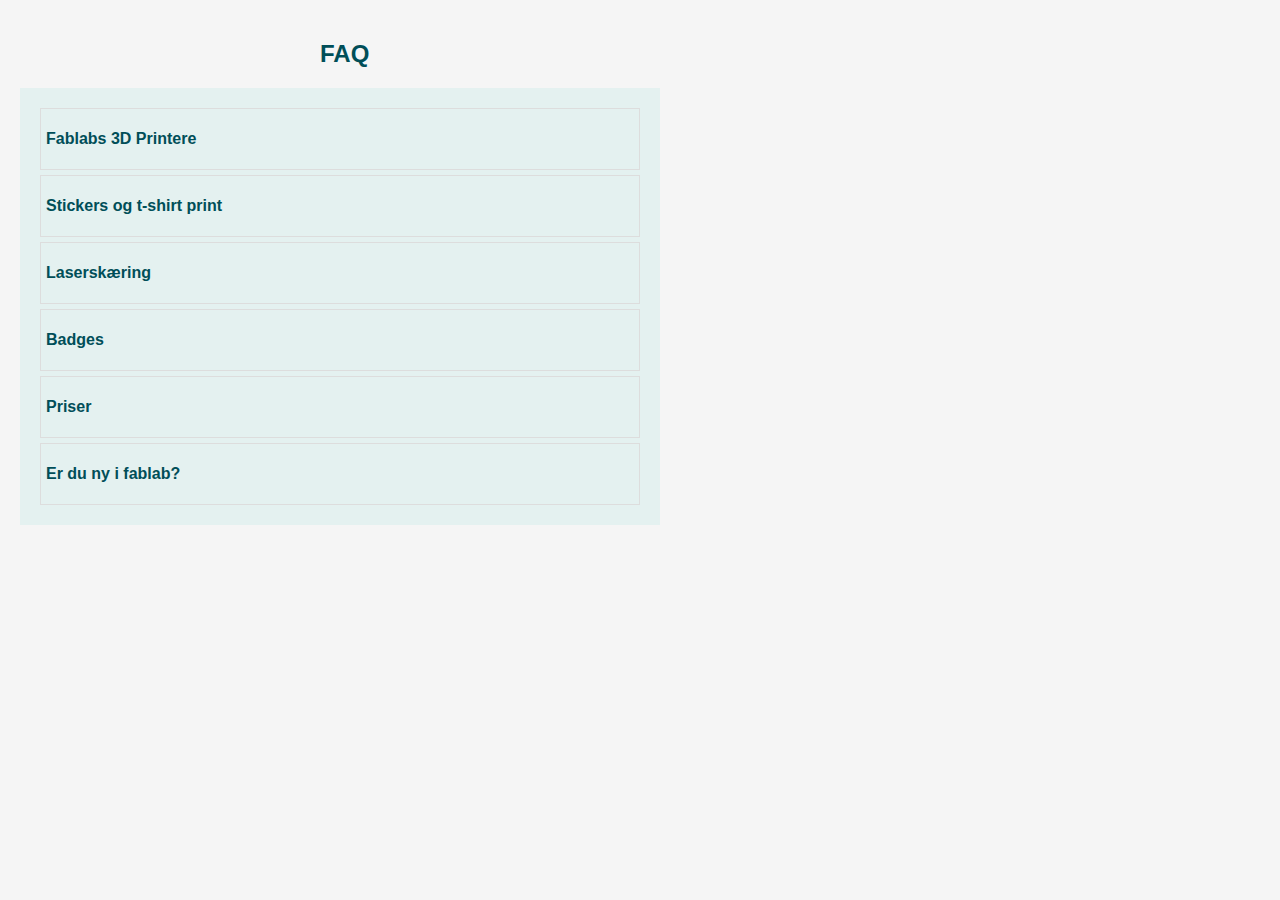
<file: faq (Nikoline)/index.html>
<!DOCTYPE html>
<html lang="da">
<head>
    <meta charset="UTF-8">
    <meta name="viewport" content="width=device-width, initial-scale=1.0">
    <link rel="stylesheet" href="style.css">
    <script src="faq.js" defer></script>
    <title>FAQ</title>
</head>
<body>
<div class="faq-overskrift">
    <h2>FAQ</h2>
</div>

    <div class="faq-container">
        <div id="faq-liste" class="faq-liste">
     
</body>
</html>
</file>
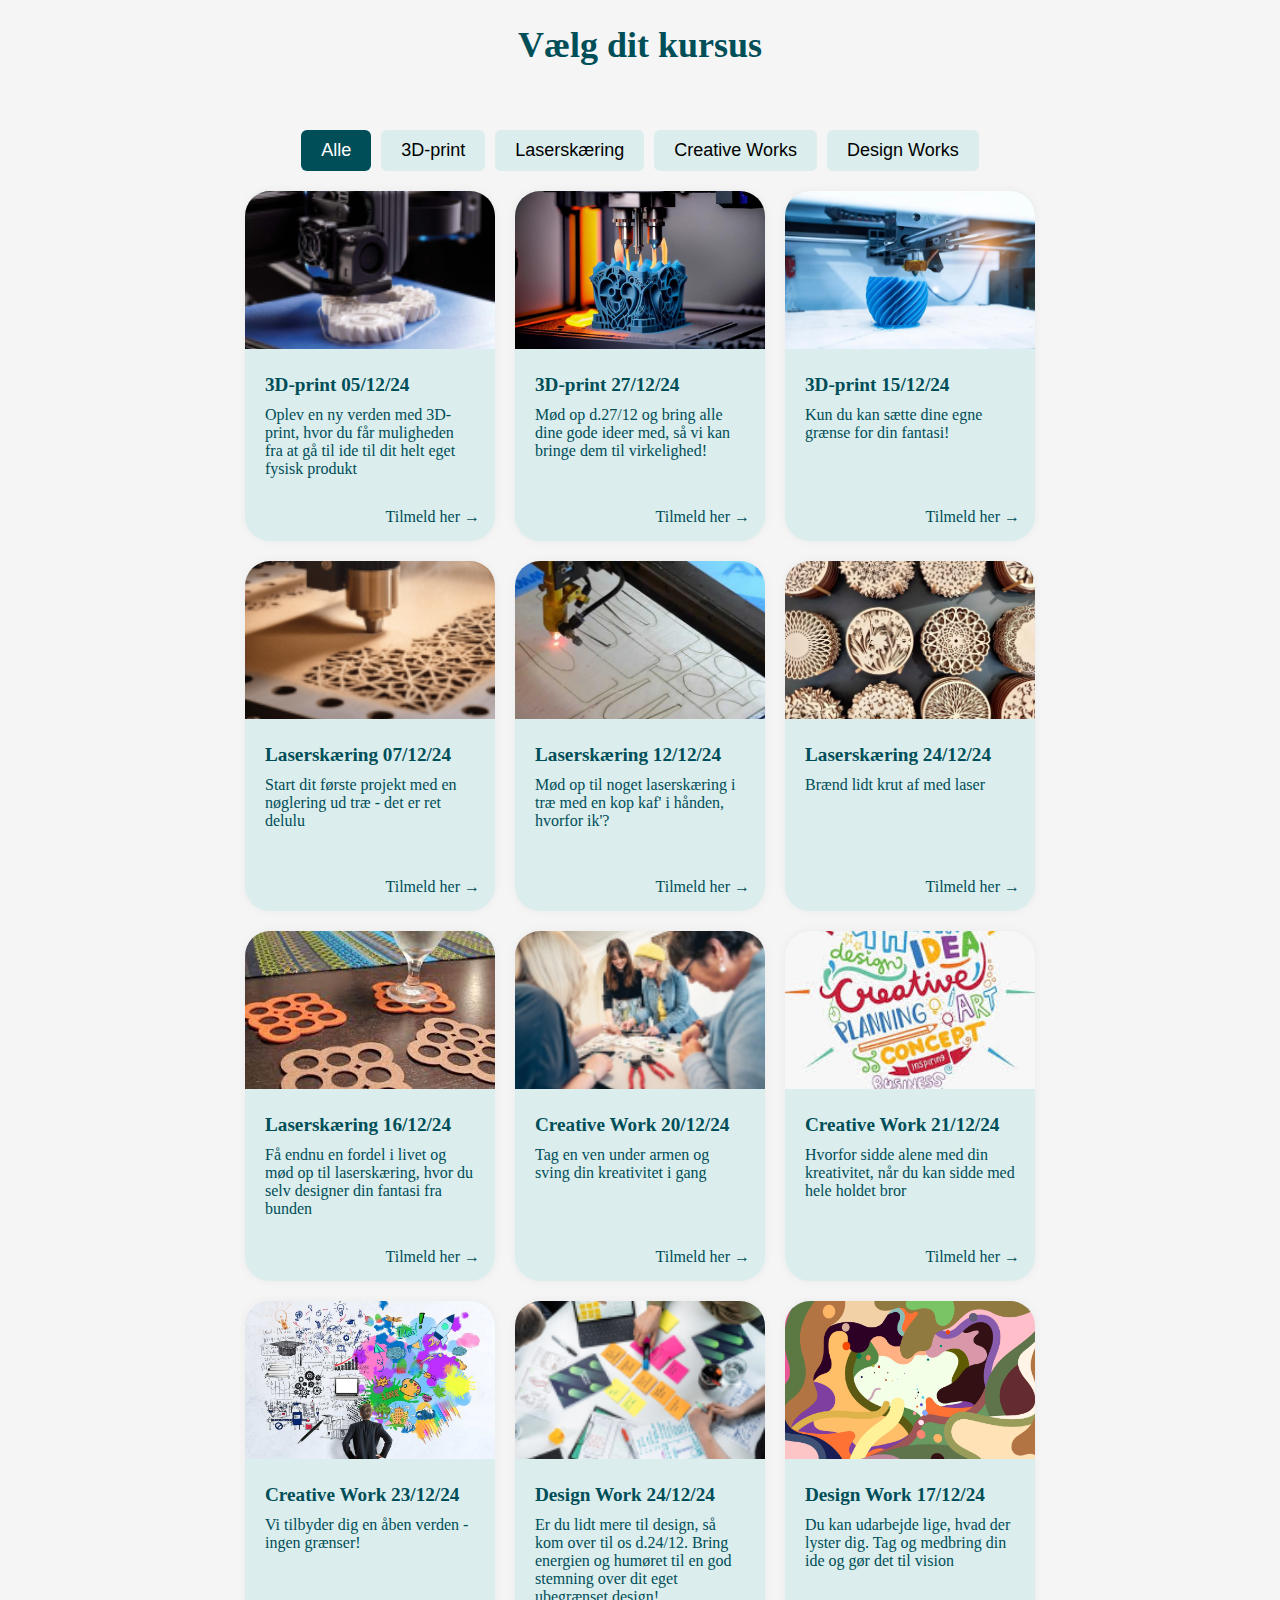
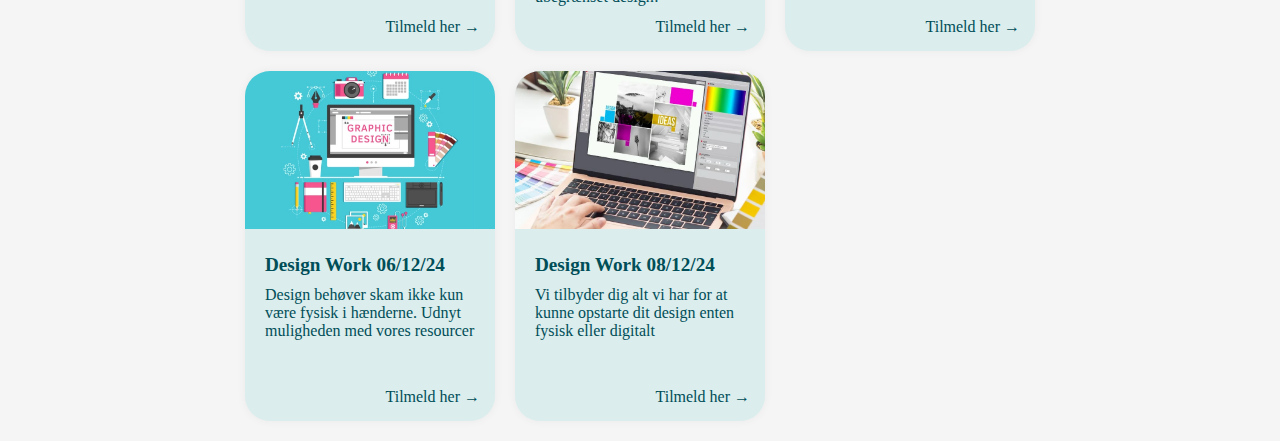
<file: filter (Tahani)/index.html>
<!DOCTYPE html>
<html lang="en">
<head>
    <meta charset="UTF-8">
    <meta name="viewport" content="width=device-width, initial-scale=1.0">
    <title>Document</title>
    <link rel="stylesheet" href="filter.css">
</head>
<body>
    <header>
        <h1>Vælg dit kursus</h1>
    </header>

    <div class="filter_container">
        <!---filter buttons-->
        <div class="filter_buttons">
            <button class="active" data-name="alle">Alle</button>
            <button data-name="3D-print">3D-print</button>
            <button data-name="Laserskæring">Laserskæring</button>
            <button data-name="Creative">Creative Works</button>
            <button data-name="Design">Design Works</button>
        </div>

        <!---image cards-->
        <div id="cards-container" class="filterable_cards">
            

        </div>
    </div>
    <script src="java.js"></script>
</body>
</html>
</file>
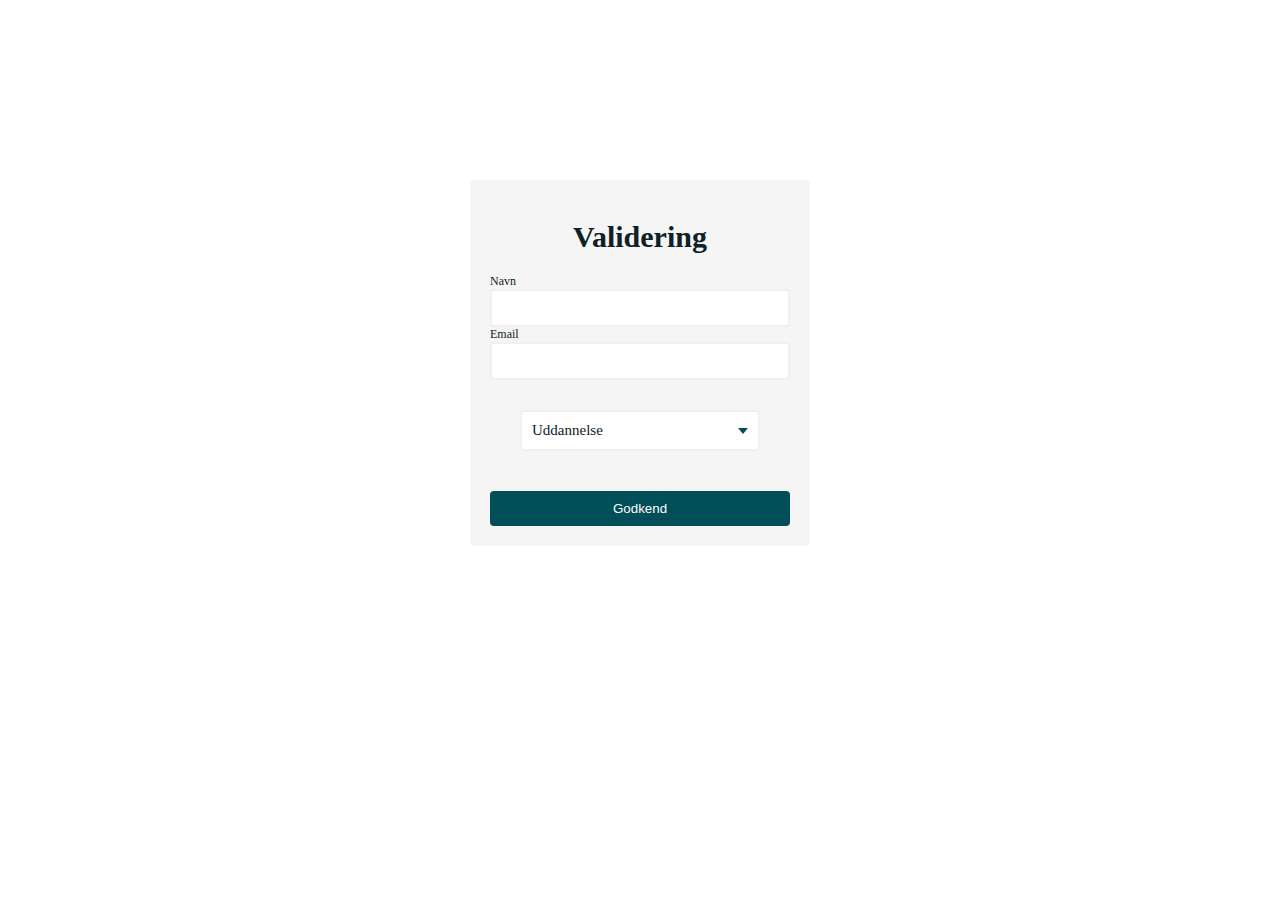
<file: forms (Manar)/forms.html>
<!DOCTYPE html>
<html lang="en">
    <head>
        <meta charset="UTF-8">
        <meta http-equiv="X-UA-Compatible" content="IE=edge">
        <meta name="viewport" content="width=device-width, initial-scale=1.0">
        <title>Forms</title>
        <link rel="stylesheet" href="stylesheet.css">
        <script defer src="js.js"></script>
    </head>
    <body>
        <div class="forms-container">
            <form id="form">
                <h1>Validering</h1>
                <div class="input-control">
                    <label for="username">Navn</label>
                    <input id="username" name="username" type="text">
                    <div class="error"></div>
                </div>
                <div class="input-control">
                    <label for="email">Email</label>
                    <input id="email" name="username" type="text">
                    <div class="error"></div>
                </div>
                <!--dropdown menu-->
                    <div class="dropdown">
                        <div class="select"> 
                            <span class="selected">Uddannelse</span>
                            <div class="caret"></div>
                        </div>
                        <ul class="menu">
                            <li class="active">Automationsteknolog</li>
                            <li>Bioanalytikker</li>
                            <li>Bygningskonstruktør</li>
                            <li>Datamatiker</li>
                            <li>E-Handel</li>
                            <li>Energiteknolog</li>
                            <li>Finans</li>
                            <li>IT-sikkerhed</li>
                            <li>Lærer</li>
                            <li>Multimediedesigner</li>
                        </ul> 
                    </div> 
                <button type="submit">Godkend</button>    
            </form>
        </div>
    </body>
</html>
</file>
<file: faq (Nikoline)/style.css>
body {
    font-family: "proximanova", sans-serif;
    background-color: #f5f5f5;
    margin: 0;
    padding: 20px;
  }
  
  .faq-overskrift { 
    padding-left: 300px;
    color: #004E58;
   }
  
   .faq-spørgsmål {
    font-size: 16px;
    color:  #004E58;
   }
  
  .faq-container {
    max-width: 600px;
    background-color: #E4F1F0;
    padding: 20px;
  }
  
  .faq-liste {
    display: flex;
    flex-direction: column;
    gap: 5px;
  }
  
  .faq-element {
    background-color: #E4F1F0;
    border: 1px solid #ddd;
    padding: 5px;
    cursor: pointer;
    position: relative;
    transition: background-color 0.3s ease;
  }
  
  .faq-element:hover {
    background-color: #CCE7E7;
  }
  
  .faq-svar {
    margin-top: 10px;
    font-size: 14px;
    color: #004E58;
    display: none; 
    padding-left: 10px;
    line-height: 1.6;
  }
  
  .faq-element.aktiv .faq-svar {
    display: block; 
  }
</file>
<file: filter (Tahani)/filter.css>
header{
    text-align: center; 
    margin-bottom: 20px;
}
header h1{
    font-size: 36px;
    color: #004e58;
    font-weight: 700;
}
header p{
    font-size: 18px;
    max-width: 600px;
    margin-bottom: 30px;
}
header button{
    background-color: #004E58;
    color: #fff;
    padding: 10px 20px;
    border: none;
    cursor: pointer;
    font-size: 16px;
    border-radius: 5px;
}
body{
    min-height: 100vh;
    background: #f5f5f5;
    display: flex; /*aktiverer flexbox*/
    flex-direction: column;
    align-items: center;
    margin: 0; /*fjerner maeginer*/
    padding: 0; /*fjern padding*/
}
.filter_container{
    max-width: 1350px;
    width: 100%;
    display: flex;
    flex-direction: column; /*stabler elementer i containeren*/
    align-items: center; /*centrer indholdet horisontalt*/
    gap: 20px;
    padding: 20px;
}
.filter_buttons{
    display: flex;
    align-items: center;
    flex-wrap: wrap;
    gap: 10px;
}
button{
    padding: 10px 20px;
    font-size: 18px;
    background: #DBEDED;
    border: none;
    border-radius: 6px;
    cursor: pointer;
}
button.active{
    background: #004e58;
    color: #fff;
}
.filterable_cards {
    display: grid;
    grid-template-columns: 250px 250px 250px;

    justify-content: center;
    gap: 20px; /*giver mellemrum mellem kortene*/
}
.card{
    display: flex;
    flex-direction: column;
    background-color: #DBEDED;
    height: 350px;
    border-radius: 25px;
    box-shadow: 0 0 10px rgba(0, 0, 0, 0.05);
}




.hide {
    display: none !important;
  }


.card img{
    width: 100%;
    height: 50%;    
    border-top-left-radius: 25px;
    border-top-right-radius: 25px;


    object-fit: cover;
    overflow: hidden;
}

.card_body{
    height: 50%;
    padding: 15px 20px 20px;
    position: relative;
}
.card_title{
    font-size: 20px;
    font-weight: 500;
    color: #333;
}


.card p {
    font-size: 1rem;
    color: #004e58;
    margin: 0;
}

.card h6 {
    font-size: 1.2rem;
    font-weight: 700;
    color: #004e58;
    margin: 10px 0 10px 0;
}

#tilmeld {
    position: absolute;
    bottom: 15px;
    right: 15px;
    text-decoration: none;
    color: #004e58;
}
</file>
<file: forms (Manar)/stylesheet.css>
body {
    font-family:'Times New Roman', Times, serif;
 }
 
 #form {
     width: 300px;
     margin: 20vh auto 0 auto;
     padding: 20px;
     background-color: whitesmoke;
     border-radius: 4px;
     font-size: 15px;
 }
 
 #form h1 {
     color: #0f2027;
     text-align: center;
 }
 
 #form button {
     padding: 10px;
     margin-top: 10px;
     width: 100%;
     color: white;
     background-color: #004E58;
     border: none;
     border-radius: 4px;
 }
 
 .input-control {
     display: flex;
     flex-direction: column;
 }
 
 .input-control input {
     border: 2px solid #f0f0f0;
     border-radius: 4px;
     display: block;     /*den her bliver overrided af display flex*/
     font-size: 12px;
     padding: 10px;
     width: 92%;
 }
 
 .input-control label {
     color: #0f2027;
     font-size: 12px;
 }
 
 .input-control input:focus {
     outline: 0;
 }
 
 .input-control.success input {
     border-color: #09c372;
 }
 
 .input-control.error input {
     border-color: #ff3860;
 }
 
 .input-control.error {
     color: #ff3860;
     font-size: 10px;
     height: 70px;
 }


/*DROPDOWN MENU*/

 .dropdown {
    min-width: 15em;
    position: relative;
    margin: 2em;
 }

 .dropdown * {
    box-sizing: border-box;
 }

 .select {
    background: white;
    color: #0f2027;
    display: flex;
    justify-content: space-between;
    align-items: center;
    border: 2px solid #f0f0f0;
    border-radius: 4px;
    padding: 10px;
    cursor: pointer;
    transition: background 0.3s;
 }


 .selected-clicked {
    border: 2px #26489a solid;
    box-shadow: 0 0 0.8em #26489a;
 }

 .select:hover {
    background: #c1dfe4;
 }

 .caret {
    width: 0;
    height: 0;
    border-left: 5px solid transparent;
    border-right: 5px solid transparent;
    border-top: 6px solid #004E58;
    transition: 0.3s;
 }

 .caret.rotate {
    transform: rotate(180deg);
 }

 .menu {
    list-style: none;
    padding: 0.2em 0.5em;
    background: white;
    border:1px #363a43 solid;
    box-shadow: 0 0.5em  1em rgba(0, 0, 0, 0.2);
    border-radius: 0.5em;
    color: black;
    position: absolute;
    top: 3em;
    left: 50%;
    width: 100%;
    transform: translateX(-50%);
    opacity: 0;
    display: none;
    transition: 0.2s;
    z-index: 1;
 }

 .menu li {
    padding: 0.7em 0.5em;
    margin: 0.3em 0;
    border-radius: 0.5;
    cursor: pointer;
 }

 .menu li:hover {
    background: #c1dfe4; 
 }  /* det her er hover for inde i menu punkterne*/

 .active {
    background: #c1dfe4;
 }

 .menu-open {
    display: block;
    opacity: 1;
 }
</file>
